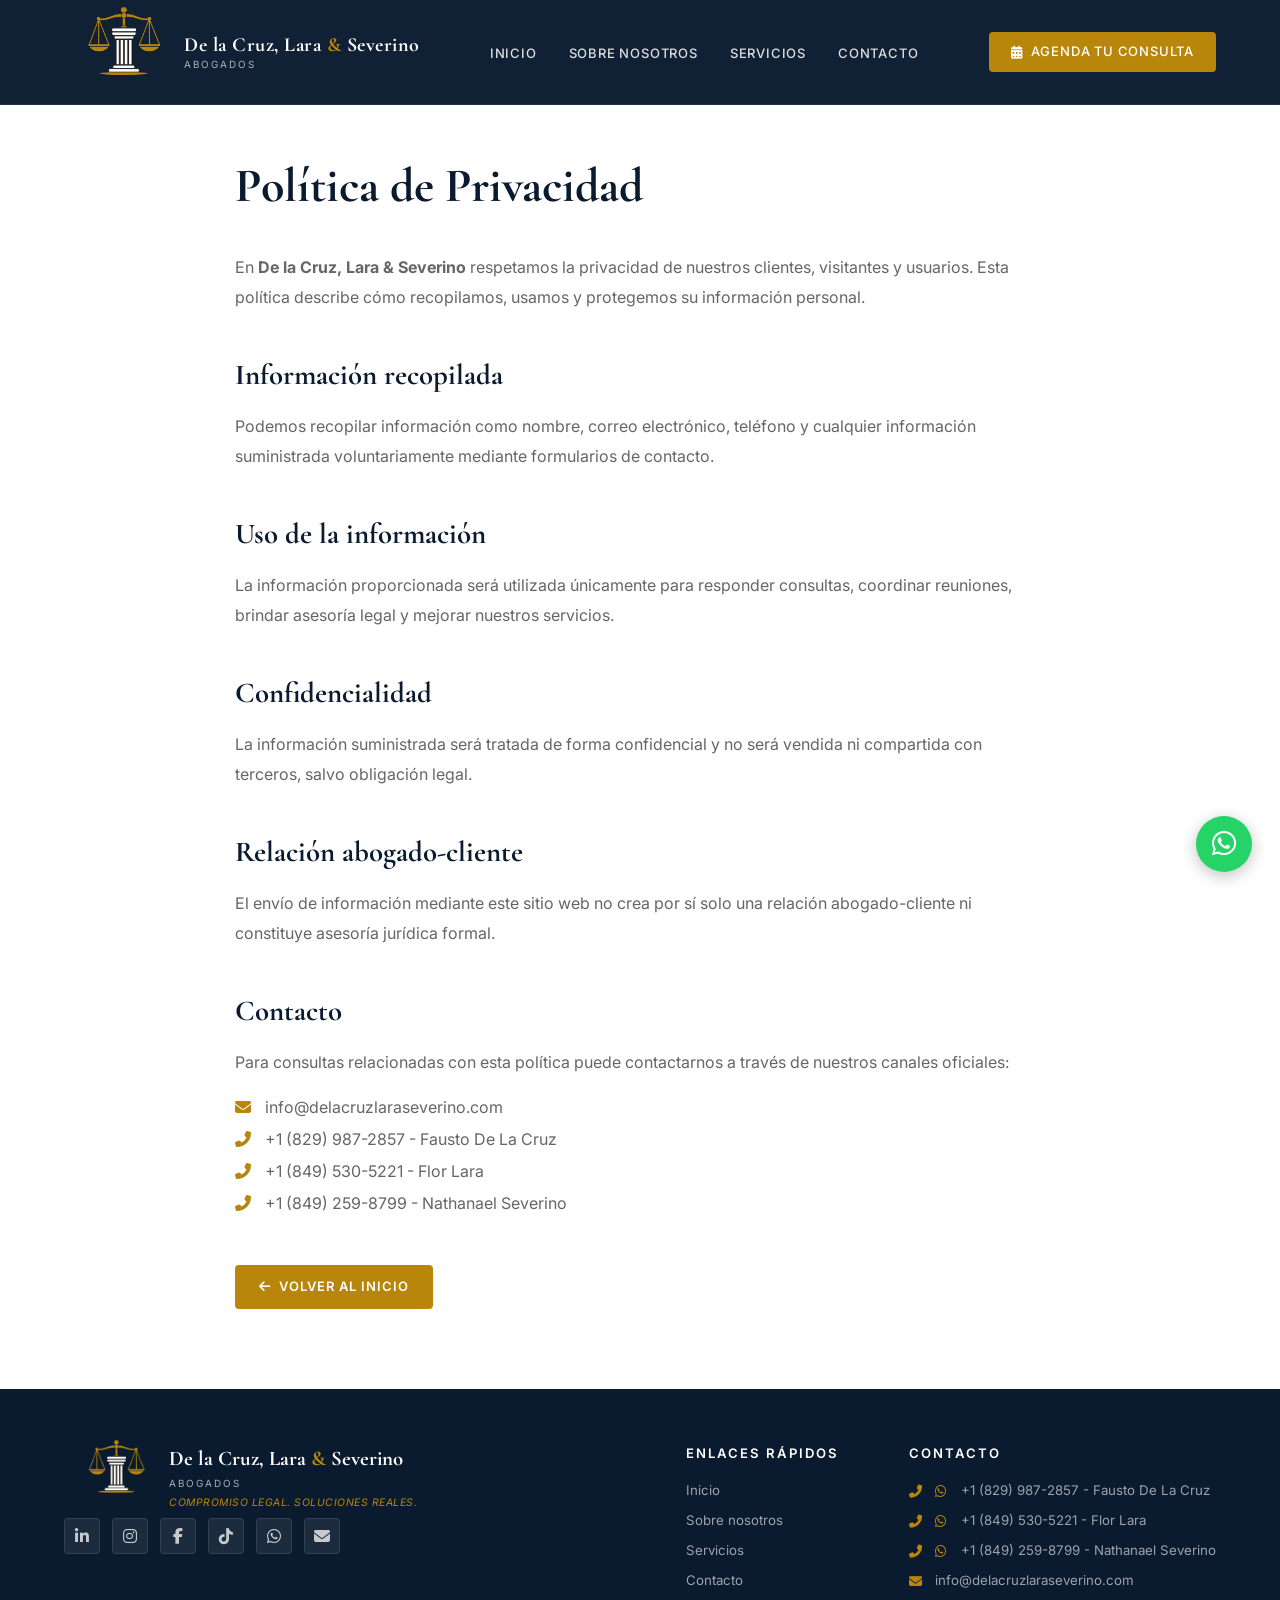
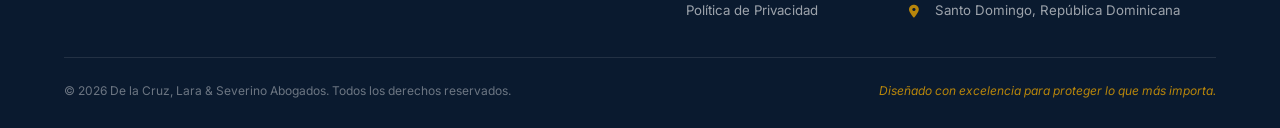
<file: privacy-policy.html>
<!DOCTYPE html>
<html lang="es">
<head>
    <meta charset="UTF-8">
    <meta name="viewport" content="width=device-width, initial-scale=1.0, user-scalable=yes">
    <title>Política de Privacidad | De la Cruz, Lara & Severino Abogados</title>
    <meta name="description" content="Política de privacidad de De la Cruz, Lara & Severino Abogados, Santo Domingo, República Dominicana.">
    <link href="https://fonts.googleapis.com/css2?family=Cormorant+Garamond:wght@400;500;600;700&family=Inter:wght@300;400;500;600;700&display=swap" rel="stylesheet">
    <link rel="stylesheet" href="https://cdnjs.cloudflare.com/ajax/libs/font-awesome/6.5.1/css/all.min.css">
    <link rel="stylesheet" href="css/style.css">
<!-- Google tag (gtag.js) -->
<script async src="https://www.googletagmanager.com/gtag/js?id=AW-18296644394">
</script>
<script>
  window.dataLayer = window.dataLayer || [];
  function gtag(){dataLayer.push(arguments);}
  gtag('js', new Date());

  gtag('config', 'AW-18296644394');
</script>
</head>
<body data-page="privacy">

<div id="site-header"></div>
<main class="legal-page">
    <section class="legal-section">
        <div class="container">

            <h1>Política de Privacidad</h1>

            <p>En <strong>De la Cruz, Lara &amp; Severino</strong> respetamos la privacidad de nuestros clientes, visitantes y usuarios. Esta política describe cómo recopilamos, usamos y protegemos su información personal.</p>

            <h2>Información recopilada</h2>
            <p>Podemos recopilar información como nombre, correo electrónico, teléfono y cualquier información suministrada voluntariamente mediante formularios de contacto.</p>

            <h2>Uso de la información</h2>
            <p>La información proporcionada será utilizada únicamente para responder consultas, coordinar reuniones, brindar asesoría legal y mejorar nuestros servicios.</p>

            <h2>Confidencialidad</h2>
            <p>La información suministrada será tratada de forma confidencial y no será vendida ni compartida con terceros, salvo obligación legal.</p>

            <h2>Relación abogado-cliente</h2>
            <p>El envío de información mediante este sitio web no crea por sí solo una relación abogado-cliente ni constituye asesoría jurídica formal.</p>

            <h2>Contacto</h2>
            <p>Para consultas relacionadas con esta política puede contactarnos a través de nuestros canales oficiales:</p>
            <ul style="list-style:none;padding:0;margin:10px 0 0 0;display:flex;flex-direction:column;gap:8px;color:#666;">
                <li><i class="fas fa-envelope" style="color:#b8860b;margin-right:10px;"></i> info@delacruzlaraseverino.com</li>
                <li><i class="fas fa-phone-alt" style="color:#b8860b;margin-right:10px;"></i> +1 (829) 987-2857 - Fausto De La Cruz</li>
                <li><i class="fas fa-phone-alt" style="color:#b8860b;margin-right:10px;"></i> +1 (849) 530-5221 - Flor Lara</li>
                <li><i class="fas fa-phone-alt" style="color:#b8860b;margin-right:10px;"></i> +1 (849) 259-8799 - Nathanael Severino</li>
            </ul>

            <div style="margin-top:50px;">
                <a href="index.html" style="display:inline-flex;align-items:center;gap:8px;background:#b8860b;color:#fff;padding:12px 24px;border-radius:4px;font-size:13px;font-weight:600;text-transform:uppercase;letter-spacing:1px;">
                    <i class="fas fa-arrow-left"></i> Volver al inicio
                </a>
            </div>

        </div>
    </section>
</main>

<div id="site-footer"></div>
<script src="js/layout.js"></script>
<script src="js/app.js"></script>
</body>
</html>
</file>
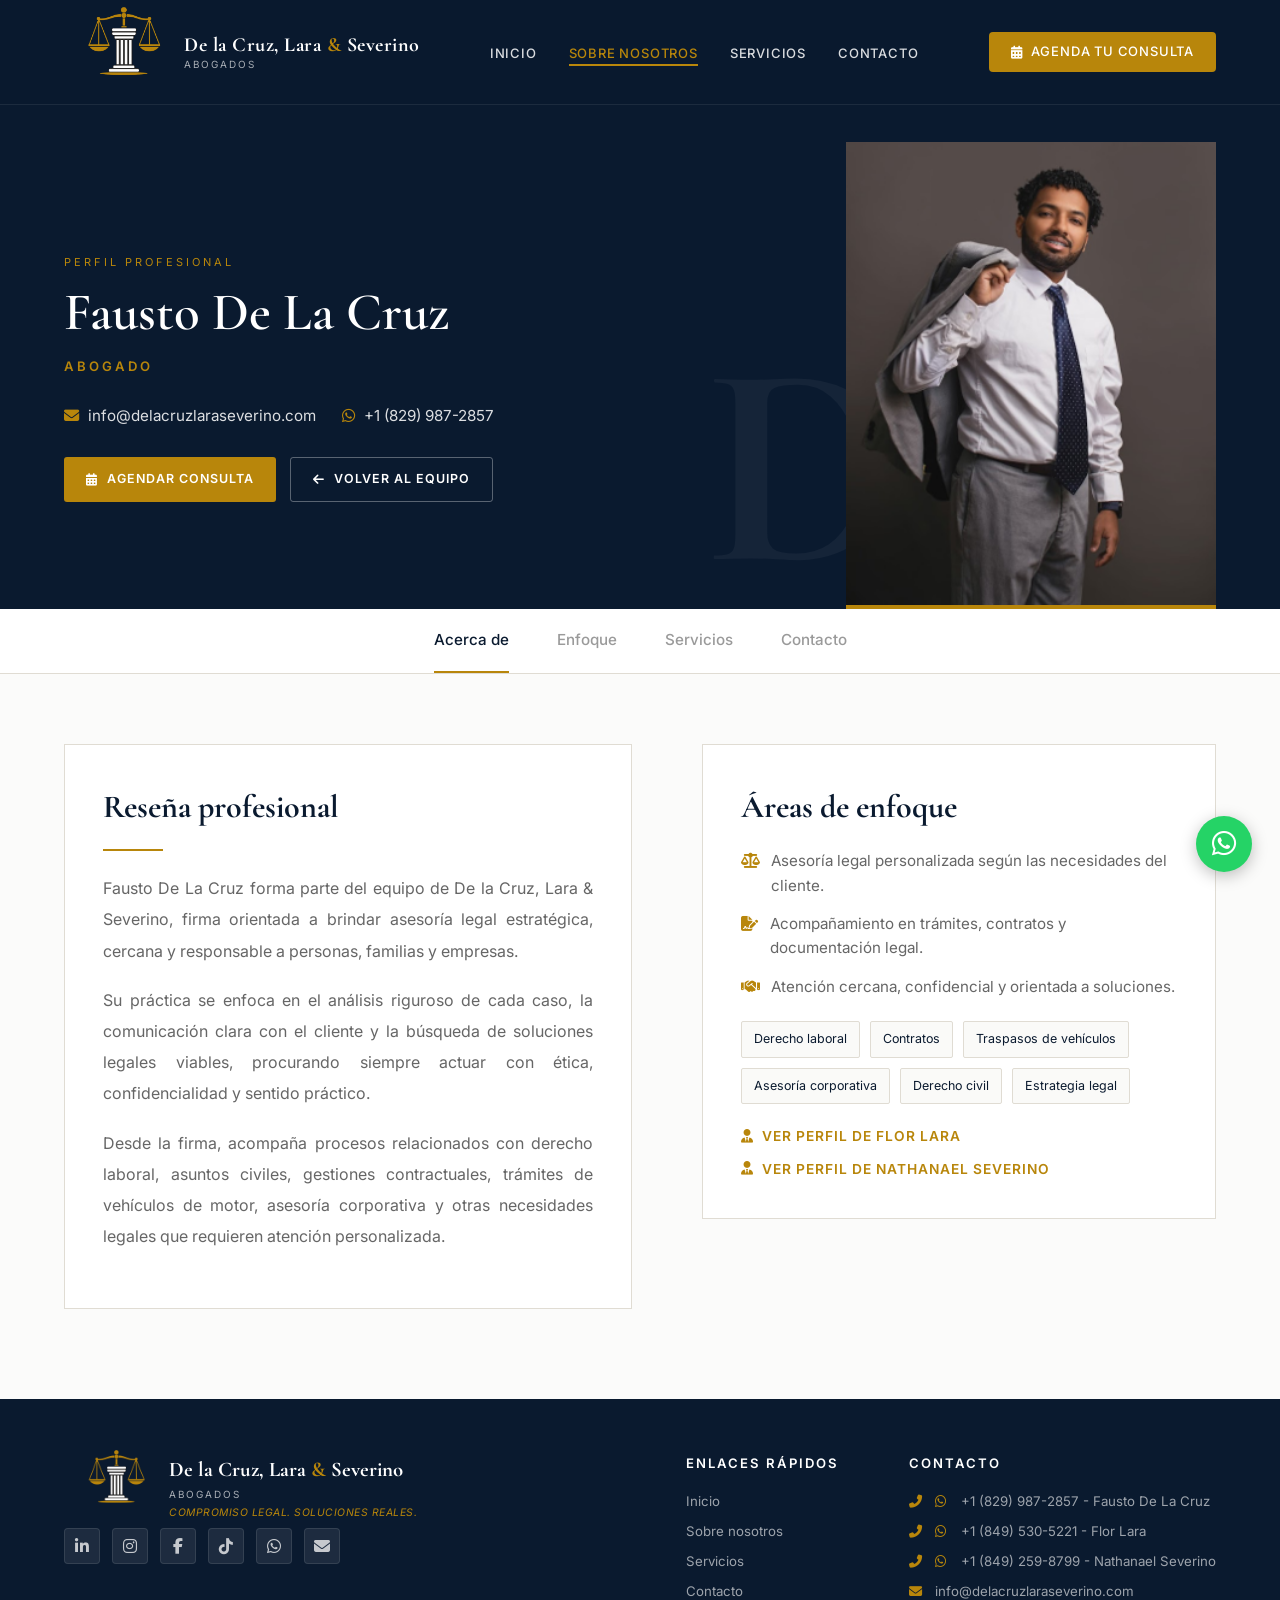
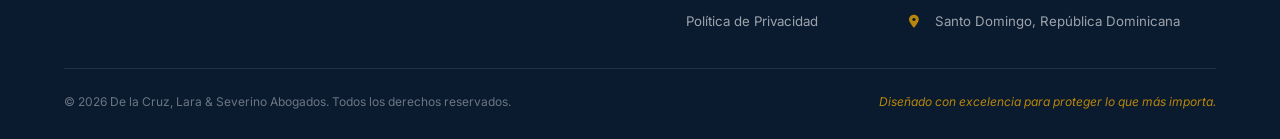
<file: sobre-fausto.html>
<!DOCTYPE html>
<html lang="es">
<head>
    <meta charset="UTF-8">
    <meta name="viewport" content="width=device-width, initial-scale=1.0, user-scalable=yes">
    <title>LIC. FAUSTO DE LA CRUZ | De la Cruz, Lara & Severino</title>
    <meta name="description" content="Perfil profesional de Fausto De La Cruz en De la Cruz, Lara & Severino Abogados.">
    <link href="https://fonts.googleapis.com/css2?family=Cormorant+Garamond:wght@400;500;600;700&family=Inter:wght@300;400;500;600;700&display=swap" rel="stylesheet">
    <link rel="stylesheet" href="https://cdnjs.cloudflare.com/ajax/libs/font-awesome/6.5.1/css/all.min.css">
    <link rel="stylesheet" href="css/style.css">
<!-- Google tag (gtag.js) -->
<script async src="https://www.googletagmanager.com/gtag/js?id=AW-18296644394">
</script>
<script>
  window.dataLayer = window.dataLayer || [];
  function gtag(){dataLayer.push(arguments);}
  gtag('js', new Date());

  gtag('config', 'AW-18296644394');
</script>
</head>
<body data-page="profile" data-active="sobre-nosotros">

<div id="site-header"></div>
<main>
    <section class="profile-hero">
        <div class="container profile-hero-inner">
            <div class="profile-hero-text">
                <span class="section-eyebrow">PERFIL PROFESIONAL</span>
                <h1>Fausto De La Cruz</h1>
                <div class="profile-role">Abogado</div>

                <div class="profile-contact-row">
                    <a href="mailto:info@delacruzlaraseverino.com"><i class="fas fa-envelope"></i> info@delacruzlaraseverino.com</a>
                    <a href="https://wa.me/18299872857" target="_blank"><i class="fab fa-whatsapp"></i> +1 (829) 987-2857</a>
                </div>

                <div class="profile-cta-row">
                    <a href="index.html#contacto" class="profile-cta"><i class="fas fa-calendar-alt"></i> Agendar consulta</a>
                    <a href="index.html#sobre-nosotros" class="profile-cta outline"><i class="fas fa-arrow-left"></i> Volver al equipo</a>
                </div>
            </div>

            <div class="profile-photo-card">
                <img src="images/fausto.png" alt="Fausto De La Cruz">
            </div>
        </div>
    </section>

    <nav class="profile-nav">
        <div class="container profile-nav-inner">
            <a href="#acerca" class="active">Acerca de</a>
            <a href="#enfoque">Enfoque</a>
            <a href="index.html#servicios">Servicios</a>
            <a href="index.html#contacto">Contacto</a>
        </div>
    </nav>

    <section class="profile-content" id="acerca">
        <div class="container profile-content-grid">
            <article class="profile-main-card">
                <h2>Reseña profesional</h2>
                <div class="gold-line-left"></div>
                    <p>Fausto De La Cruz forma parte del equipo de De la Cruz, Lara &amp; Severino, firma orientada a brindar asesoría legal estratégica, cercana y responsable a personas, familias y empresas.</p>
                    <p>Su práctica se enfoca en el análisis riguroso de cada caso, la comunicación clara con el cliente y la búsqueda de soluciones legales viables, procurando siempre actuar con ética, confidencialidad y sentido práctico.</p>
                    <p>Desde la firma, acompaña procesos relacionados con derecho laboral, asuntos civiles, gestiones contractuales, trámites de vehículos de motor, asesoría corporativa y otras necesidades legales que requieren atención personalizada.</p>
            </article>

            <aside class="profile-side-card" id="enfoque">
                <h2>Áreas de enfoque</h2>
                <ul class="profile-info-list">
                    <li><i class="fas fa-scale-balanced"></i> Asesoría legal personalizada según las necesidades del cliente.</li>
                    <li><i class="fas fa-file-signature"></i> Acompañamiento en trámites, contratos y documentación legal.</li>
                    <li><i class="fas fa-handshake"></i> Atención cercana, confidencial y orientada a soluciones.</li>
                </ul>

                <div class="profile-services-tags">
                            <span>Derecho laboral</span>
                            <span>Contratos</span>
                            <span>Traspasos de vehículos</span>
                            <span>Asesoría corporativa</span>
                            <span>Derecho civil</span>
                            <span>Estrategia legal</span>
                </div>

                <div class="profile-next">
                    <a href="sobre-flor.html"><i class="fas fa-user-tie"></i> Ver perfil de Flor Lara</a>
                    <a href="sobre-nathanael.html"><i class="fas fa-user-tie"></i> Ver perfil de Nathanael Severino</a>
                </div>
            </aside>
        </div>
    </section>
</main>

<div id="site-footer"></div>
<script src="js/layout.js"></script>
<script src="js/app.js"></script>
</body>
</html>
</file>
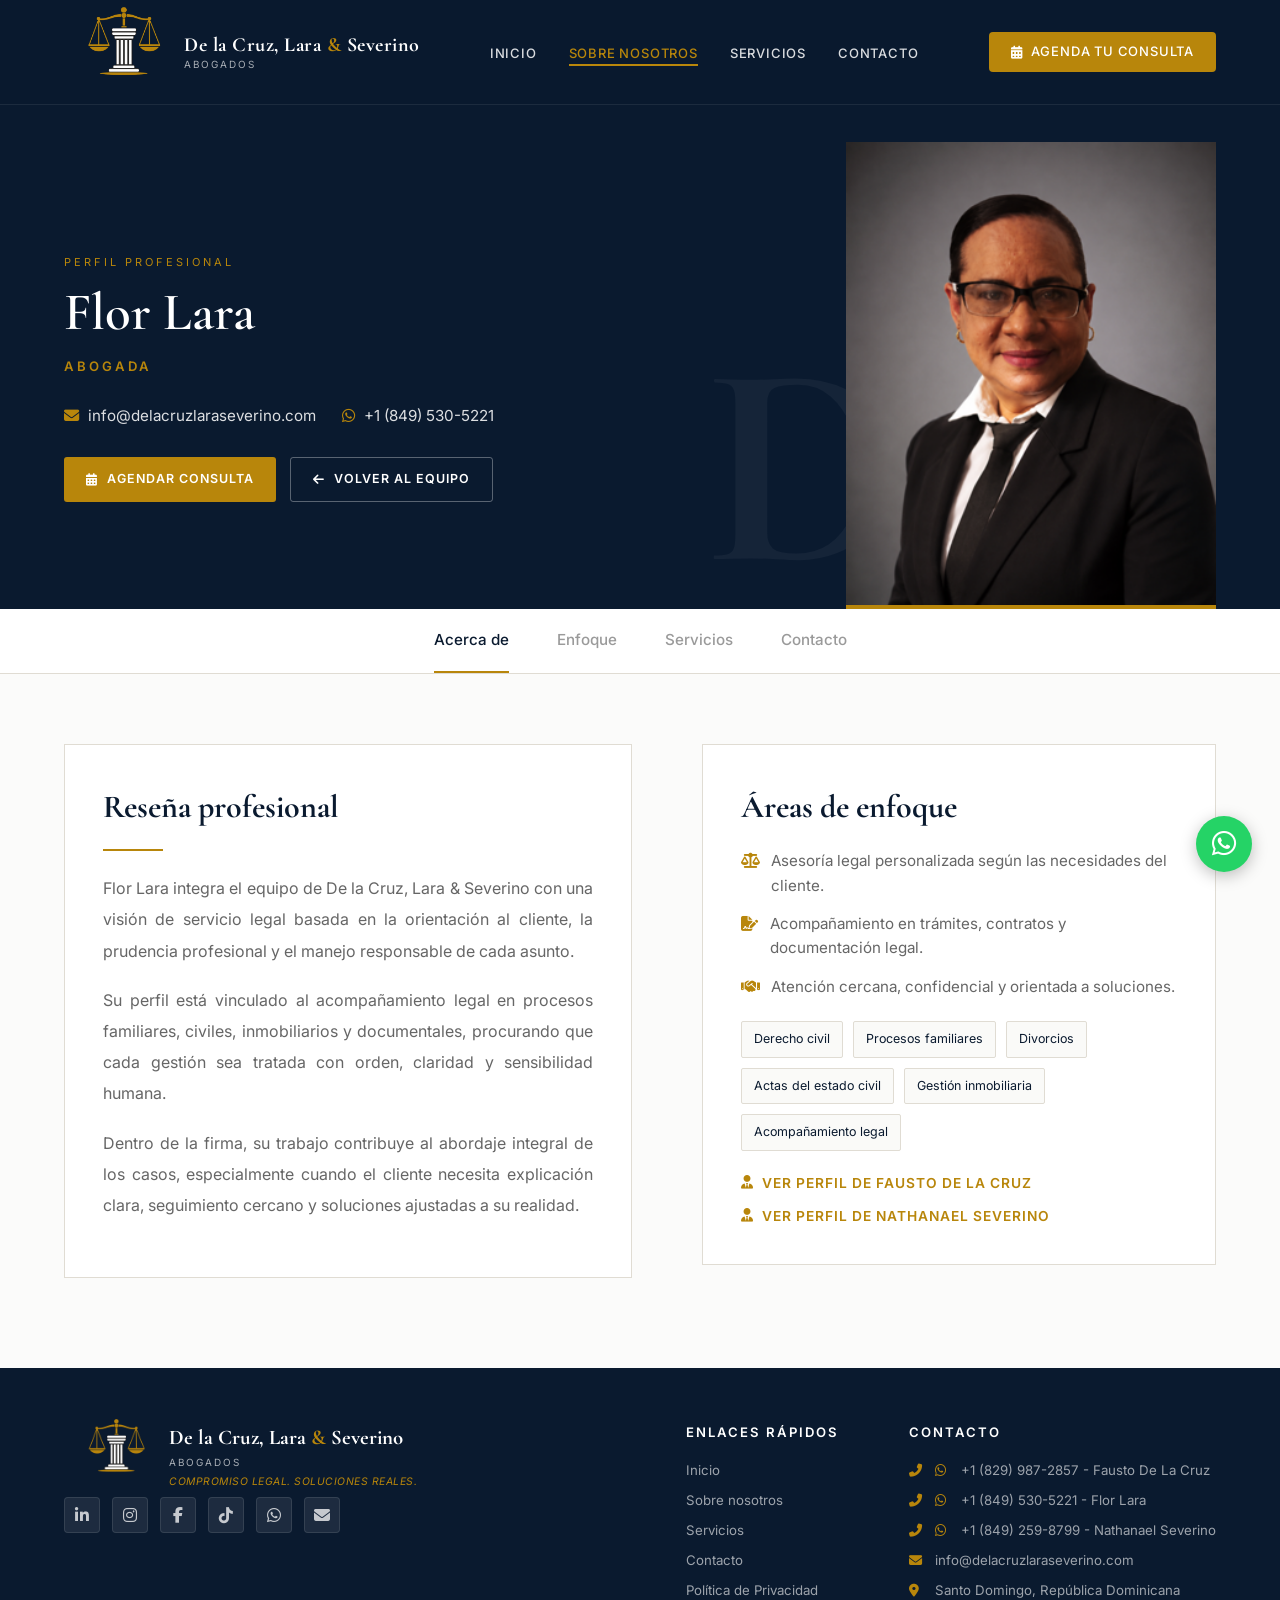
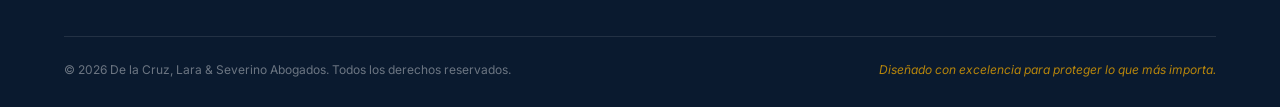
<file: sobre-flor.html>
<!DOCTYPE html>
<html lang="es">
<head>
    <meta charset="UTF-8">
    <meta name="viewport" content="width=device-width, initial-scale=1.0, user-scalable=yes">
    <title>LICDA. FLOR LARA | De la Cruz, Lara & Severino</title>
    <meta name="description" content="Perfil profesional de Flor Lara en De la Cruz, Lara & Severino Abogados.">
    <link href="https://fonts.googleapis.com/css2?family=Cormorant+Garamond:wght@400;500;600;700&family=Inter:wght@300;400;500;600;700&display=swap" rel="stylesheet">
    <link rel="stylesheet" href="https://cdnjs.cloudflare.com/ajax/libs/font-awesome/6.5.1/css/all.min.css">
    <link rel="stylesheet" href="css/style.css">
<!-- Google tag (gtag.js) -->
<script async src="https://www.googletagmanager.com/gtag/js?id=AW-18296644394">
</script>
<script>
  window.dataLayer = window.dataLayer || [];
  function gtag(){dataLayer.push(arguments);}
  gtag('js', new Date());

  gtag('config', 'AW-18296644394');
</script>
</head>
<body data-page="profile" data-active="sobre-nosotros">

<div id="site-header"></div>
<main>
    <section class="profile-hero">
        <div class="container profile-hero-inner">
            <div class="profile-hero-text">
                <span class="section-eyebrow">PERFIL PROFESIONAL</span>
                <h1>Flor Lara</h1>
                <div class="profile-role">Abogada</div>

                <div class="profile-contact-row">
                    <a href="mailto:info@delacruzlaraseverino.com"><i class="fas fa-envelope"></i> info@delacruzlaraseverino.com</a>
                    <a href="https://wa.me/18495305221" target="_blank"><i class="fab fa-whatsapp"></i> +1 (849) 530-5221</a>
                </div>

                <div class="profile-cta-row">
                    <a href="index.html#contacto" class="profile-cta"><i class="fas fa-calendar-alt"></i> Agendar consulta</a>
                    <a href="index.html#sobre-nosotros" class="profile-cta outline"><i class="fas fa-arrow-left"></i> Volver al equipo</a>
                </div>
            </div>

            <div class="profile-photo-card">
                <img src="images/flor.png" alt="Flor Lara">
            </div>
        </div>
    </section>

    <nav class="profile-nav">
        <div class="container profile-nav-inner">
            <a href="#acerca" class="active">Acerca de</a>
            <a href="#enfoque">Enfoque</a>
            <a href="index.html#servicios">Servicios</a>
            <a href="index.html#contacto">Contacto</a>
        </div>
    </nav>

    <section class="profile-content" id="acerca">
        <div class="container profile-content-grid">
            <article class="profile-main-card">
                <h2>Reseña profesional</h2>
                <div class="gold-line-left"></div>
                    <p>Flor Lara integra el equipo de De la Cruz, Lara &amp; Severino con una visión de servicio legal basada en la orientación al cliente, la prudencia profesional y el manejo responsable de cada asunto.</p>
                    <p>Su perfil está vinculado al acompañamiento legal en procesos familiares, civiles, inmobiliarios y documentales, procurando que cada gestión sea tratada con orden, claridad y sensibilidad humana.</p>
                    <p>Dentro de la firma, su trabajo contribuye al abordaje integral de los casos, especialmente cuando el cliente necesita explicación clara, seguimiento cercano y soluciones ajustadas a su realidad.</p>
            </article>

            <aside class="profile-side-card" id="enfoque">
                <h2>Áreas de enfoque</h2>
                <ul class="profile-info-list">
                    <li><i class="fas fa-scale-balanced"></i> Asesoría legal personalizada según las necesidades del cliente.</li>
                    <li><i class="fas fa-file-signature"></i> Acompañamiento en trámites, contratos y documentación legal.</li>
                    <li><i class="fas fa-handshake"></i> Atención cercana, confidencial y orientada a soluciones.</li>
                </ul>

                <div class="profile-services-tags">
                            <span>Derecho civil</span>
                            <span>Procesos familiares</span>
                            <span>Divorcios</span>
                            <span>Actas del estado civil</span>
                            <span>Gestión inmobiliaria</span>
                            <span>Acompañamiento legal</span>
                </div>

                <div class="profile-next">
                    <a href="sobre-fausto.html"><i class="fas fa-user-tie"></i> Ver perfil de Fausto De La Cruz</a>
                    <a href="sobre-nathanael.html"><i class="fas fa-user-tie"></i> Ver perfil de Nathanael Severino</a>
                </div>
            </aside>
        </div>
    </section>
</main>

<div id="site-footer"></div>
<script src="js/layout.js"></script>
<script src="js/app.js"></script>
</body>
</html>
</file>
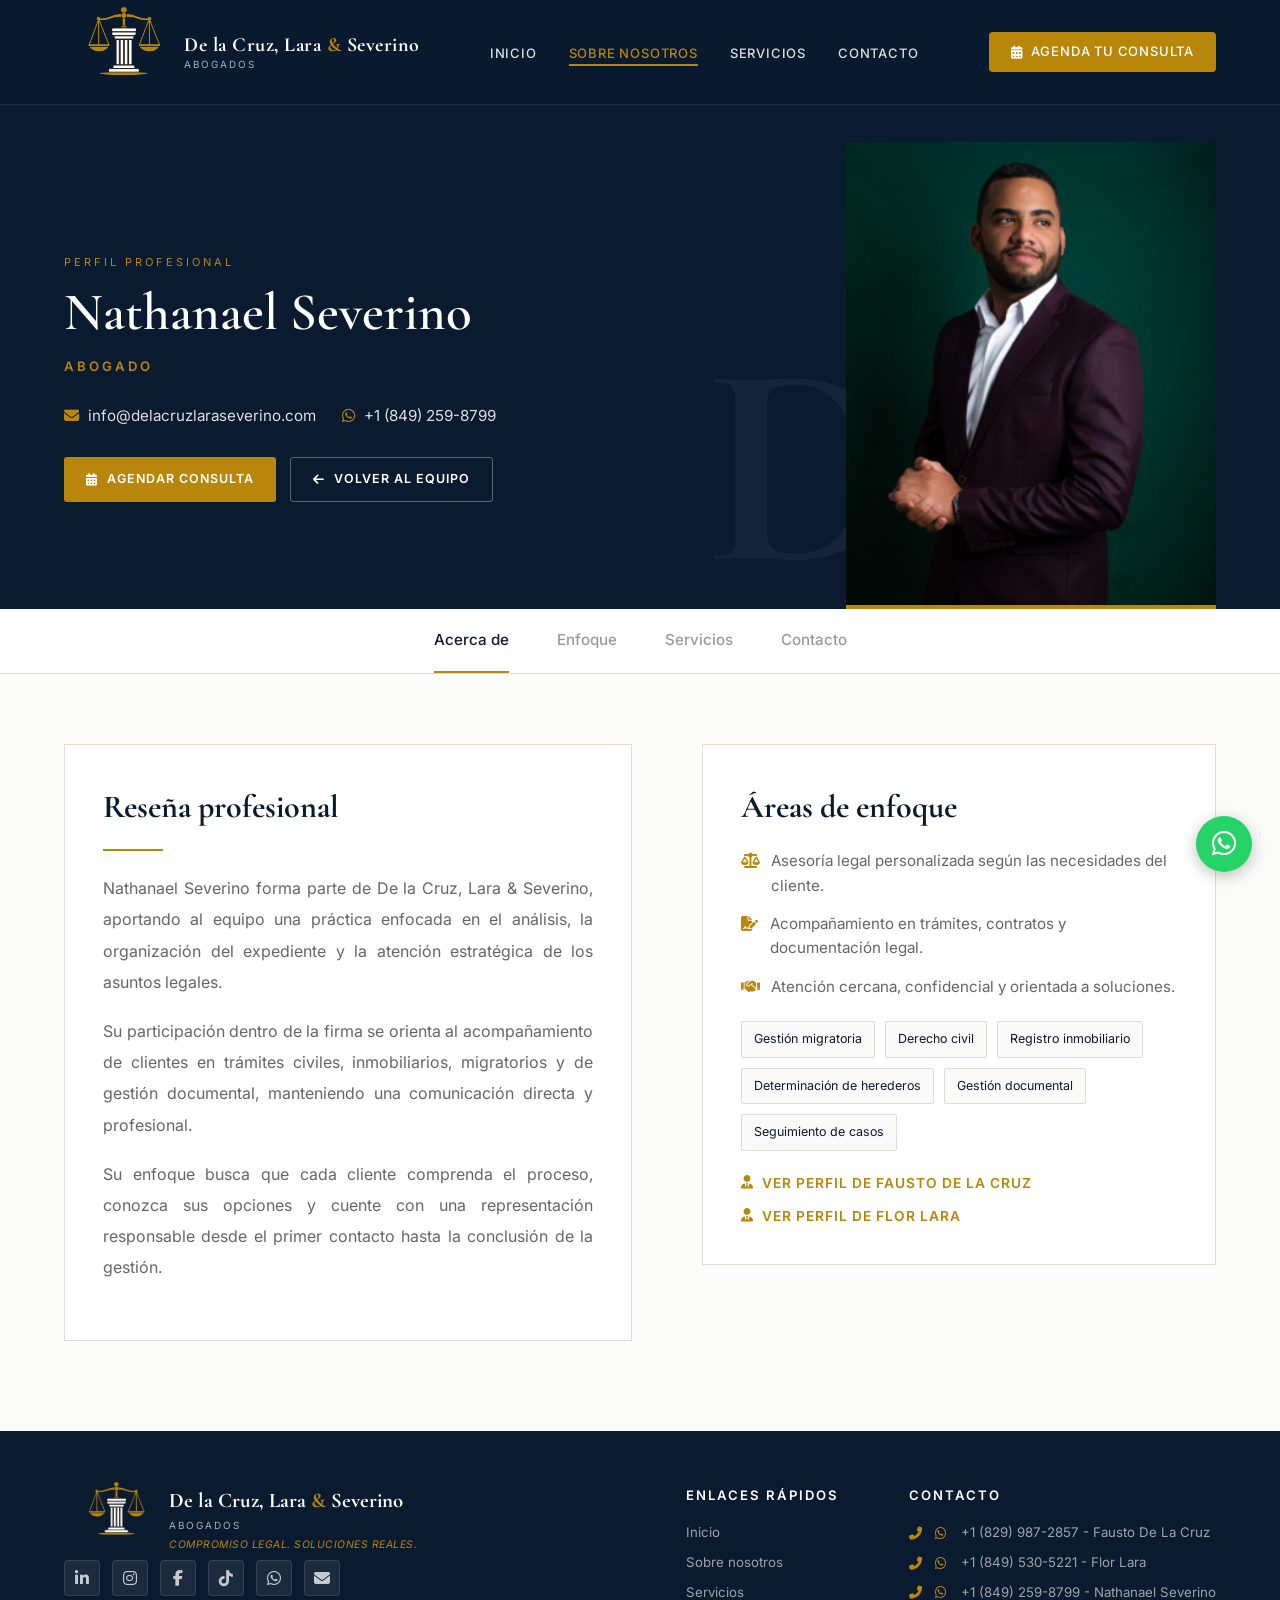
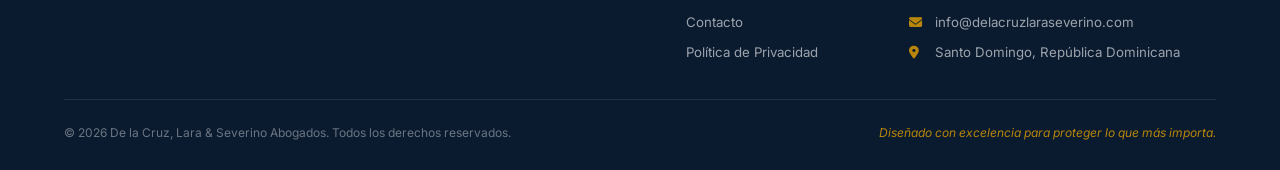
<file: sobre-nathanael.html>
<!DOCTYPE html>
<html lang="es">
<head>
    <meta charset="UTF-8">
    <meta name="viewport" content="width=device-width, initial-scale=1.0, user-scalable=yes">
    <title>LIC. NATHANAEL SEVERINO | De la Cruz, Lara & Severino</title>
    <meta name="description" content="Perfil profesional de Nathanael Severino en De la Cruz, Lara & Severino Abogados.">
    <link href="https://fonts.googleapis.com/css2?family=Cormorant+Garamond:wght@400;500;600;700&family=Inter:wght@300;400;500;600;700&display=swap" rel="stylesheet">
    <link rel="stylesheet" href="https://cdnjs.cloudflare.com/ajax/libs/font-awesome/6.5.1/css/all.min.css">
    <link rel="stylesheet" href="css/style.css">
<!-- Google tag (gtag.js) -->
<script async src="https://www.googletagmanager.com/gtag/js?id=AW-18296644394">
</script>
<script>
  window.dataLayer = window.dataLayer || [];
  function gtag(){dataLayer.push(arguments);}
  gtag('js', new Date());

  gtag('config', 'AW-18296644394');
</script>
</head>
<body data-page="profile" data-active="sobre-nosotros">

<div id="site-header"></div>
<main>
    <section class="profile-hero">
        <div class="container profile-hero-inner">
            <div class="profile-hero-text">
                <span class="section-eyebrow">PERFIL PROFESIONAL</span>
                <h1>Nathanael Severino</h1>
                <div class="profile-role">Abogado</div>

                <div class="profile-contact-row">
                    <a href="mailto:info@delacruzlaraseverino.com"><i class="fas fa-envelope"></i> info@delacruzlaraseverino.com</a>
                    <a href="https://wa.me/18492598799" target="_blank"><i class="fab fa-whatsapp"></i> +1 (849) 259-8799</a>
                </div>

                <div class="profile-cta-row">
                    <a href="index.html#contacto" class="profile-cta"><i class="fas fa-calendar-alt"></i> Agendar consulta</a>
                    <a href="index.html#sobre-nosotros" class="profile-cta outline"><i class="fas fa-arrow-left"></i> Volver al equipo</a>
                </div>
            </div>

            <div class="profile-photo-card">
                <img src="images/nathanael.png" alt="Nathanael Severino">
            </div>
        </div>
    </section>

    <nav class="profile-nav">
        <div class="container profile-nav-inner">
            <a href="#acerca" class="active">Acerca de</a>
            <a href="#enfoque">Enfoque</a>
            <a href="index.html#servicios">Servicios</a>
            <a href="index.html#contacto">Contacto</a>
        </div>
    </nav>

    <section class="profile-content" id="acerca">
        <div class="container profile-content-grid">
            <article class="profile-main-card">
                <h2>Reseña profesional</h2>
                <div class="gold-line-left"></div>
                    <p>Nathanael Severino forma parte de De la Cruz, Lara &amp; Severino, aportando al equipo una práctica enfocada en el análisis, la organización del expediente y la atención estratégica de los asuntos legales.</p>
                    <p>Su participación dentro de la firma se orienta al acompañamiento de clientes en trámites civiles, inmobiliarios, migratorios y de gestión documental, manteniendo una comunicación directa y profesional.</p>
                    <p>Su enfoque busca que cada cliente comprenda el proceso, conozca sus opciones y cuente con una representación responsable desde el primer contacto hasta la conclusión de la gestión.</p>
            </article>

            <aside class="profile-side-card" id="enfoque">
                <h2>Áreas de enfoque</h2>
                <ul class="profile-info-list">
                    <li><i class="fas fa-scale-balanced"></i> Asesoría legal personalizada según las necesidades del cliente.</li>
                    <li><i class="fas fa-file-signature"></i> Acompañamiento en trámites, contratos y documentación legal.</li>
                    <li><i class="fas fa-handshake"></i> Atención cercana, confidencial y orientada a soluciones.</li>
                </ul>

                <div class="profile-services-tags">
                            <span>Gestión migratoria</span>
                            <span>Derecho civil</span>
                            <span>Registro inmobiliario</span>
                            <span>Determinación de herederos</span>
                            <span>Gestión documental</span>
                            <span>Seguimiento de casos</span>
                </div>

                <div class="profile-next">
                    <a href="sobre-fausto.html"><i class="fas fa-user-tie"></i> Ver perfil de Fausto De La Cruz</a>
                    <a href="sobre-flor.html"><i class="fas fa-user-tie"></i> Ver perfil de Flor Lara</a>
                </div>
            </aside>
        </div>
    </section>
</main>

<div id="site-footer"></div>
<script src="js/layout.js"></script>
<script src="js/app.js"></script>
</body>
</html>
</file>
<file: css/style.css>
/* ==========================================
RESET & GLOBAL
========================================== */
* {
    margin: 0;
    padding: 0;
    box-sizing: border-box;
}

html { scroll-behavior: smooth; }

body {
    font-family: 'Inter', sans-serif;
    background: #FFFFFF;
    color: #1a1a1a;
    line-height: 1.5;
}

img { max-width: 100%; display: block; }
a { text-decoration: none; }
ul { list-style: none; }

/* ==========================================
VARIABLES
========================================== */
:root {
    --navy: #0a1a2f;
    --gold: #b8860b;
    --gold-light: #d4a017;
    --cream: #f5f0e8;
    --white: #ffffff;
    --text-dark: #1e1e1e;
    --text-light: #666666;
    --border-light: #e0dcd3;
}

.container {
    width: 90%;
    max-width: 1200px;
    margin: 0 auto;
}

/* ==========================================
HEADER
========================================== */
.header {
    position: fixed;
    top: 0; left: 0;
    width: 100%;
    z-index: 9999;
    background: rgba(10, 26, 47, 0.97);
    backdrop-filter: blur(8px);
    border-bottom: 1px solid rgba(255,255,255,0.08);
    padding: 20px 0;
    transition: all 0.3s ease;
}

.nav-container {
    display: flex;
    align-items: center;
    justify-content: space-between;
    gap: 20px;
}

.logo-area {
    display: flex;
    align-items: center;
    gap:0;
}

.logo-img{
    height: 80px;
    width: auto;
    transform: scale(1.75) translateY(3px);
    transform-origin: center;
    margin-right: 0;
    margin-left: 0;
}

.logo-text {
    display: flex;
    flex-direction: column;
    line-height: 1.2;
}

.logo-firma {
    font-family: 'Cormorant Garamond', serif;
    font-size: 1.25rem;
    font-weight: 700;
    color: #fff;
    letter-spacing: 0.5px;
}

.logo-firma span { color: var(--gold); }

.logo-sub {
    font-size: 0.62rem;
    letter-spacing: 2px;
    color: rgba(255,255,255,0.65);
    margin-top: 2px;
}

.menu {
    display: flex;
    gap: 32px;
}

.menu a {
    color: rgba(255,255,255,0.85);
    font-size: 13px;
    font-weight: 500;
    letter-spacing: 0.8px;
    text-transform: uppercase;
    transition: 0.3s;
    padding-bottom: 3px;
    border-bottom: 2px solid transparent;
}

.menu a:hover,
.menu a.active {
    color: var(--gold);
    border-bottom-color: var(--gold);
}

.btn-header {
    background: var(--gold);
    padding: 10px 22px;
    border-radius: 4px;
    color: white;
    font-weight: 500;
    font-size: 13px;
    text-transform: uppercase;
    letter-spacing: 0.8px;
    transition: 0.3s;
    white-space: nowrap;
    display: flex;
    align-items: center;
    gap: 8px;
}

.btn-header:hover { background: var(--gold-light); }

/* ==========================================
GOLD DECORATORS
========================================== */
.gold-line {
    width: 60px;
    height: 2px;
    background: var(--gold);
    margin: 12px auto 20px;
}

.gold-line-left {
    width: 60px;
    height: 2px;
    background: var(--gold);
    margin: 14px 0 22px;
}

.section-eyebrow {
    display: inline-block;
    color: var(--gold);
    font-size: 11px;
    letter-spacing: 3px;
    text-transform: uppercase;
    margin-bottom: 12px;
}

.section-eyebrow.light { color: var(--gold); }

/* ==========================================
HERO
========================================== */
.hero {
    min-height: 100vh;
    display: flex;
    align-items: center;
    background: linear-gradient(135deg, #0a1a2f 0%, #0d2340 60%, #0a1a2f 100%);
    padding: 100px 0 60px;
    overflow: hidden;
}

.hero-container {
    display: grid;
    grid-template-columns: 1fr 1fr;
    align-items: center;
    gap: 60px;
}

.hero-eyebrow {
    color: var(--gold);
    font-size: 11px;
    letter-spacing: 3px;
    text-transform: uppercase;
    margin-bottom: 20px;
    font-weight: 500;
}

.hero-text h1 {
    font-family: 'Cormorant Garamond', serif;
    font-size: 3.8rem;
    font-weight: 600;
    color: white;
    line-height: 1.15;
    margin-bottom: 22px;
}

.hero-text h1 span { color: var(--gold); }

.hero-desc {
    font-size: 1rem;
    color: rgba(255,255,255,0.75);
    line-height: 1.7;
    margin-bottom: 36px;
    max-width: 480px;
}

.hero-buttons {
    display: flex;
    gap: 16px;
    flex-wrap: wrap;
}

.btn-primary {
    background: var(--gold);
    padding: 13px 28px;
    border-radius: 4px;
    color: white;
    font-weight: 500;
    font-size: 13px;
    text-transform: uppercase;
    letter-spacing: 0.8px;
    transition: 0.3s;
    display: inline-flex;
    align-items: center;
    gap: 8px;
}

.btn-primary:hover {
    background: var(--gold-light);
    transform: translateY(-2px);
}

.btn-secondary {
    background: transparent;
    border: 1.5px solid rgba(255,255,255,0.4);
    padding: 13px 28px;
    border-radius: 4px;
    color: white;
    font-weight: 500;
    font-size: 13px;
    text-transform: uppercase;
    letter-spacing: 0.8px;
    transition: 0.3s;
    display: inline-flex;
    align-items: center;
    gap: 8px;
}

.btn-secondary:hover {
    border-color: var(--gold);
    color: var(--gold);
}

.hero-image {
    display: flex;
    justify-content: flex-end;
    align-items: flex-end;
}

.hero-image img {
    max-height: 75vh;
    object-fit: cover;
    border-radius: 2px;
}

/* ==========================================
SERVICIOS
========================================== */
.services {
    padding: 90px 0;
    background: #fafaf8;
}

.services-header {
    text-align: center;
    max-width: 700px;
    margin: 0 auto 60px;
}

.services-header span {
    display: inline-block;
    color: var(--gold);
    font-family: 'Cormorant Garamond', serif;
    font-size: 2rem;
    font-weight: 600;
    letter-spacing: 4px;
    text-transform: uppercase;
}

.services-header p {
    font-size: 0.95rem;
    color: var(--text-light);
    line-height: 1.7;
}

.services-grid {
    display: grid;
    grid-template-columns: repeat(4, 1fr);
    gap: 0;
    background: white;
    border-top: 1px solid var(--border-light);
    border-left: 1px solid var(--border-light);
}

.service-item {
    text-align: center;
    padding: 36px 20px;
    background: white;
    transition: 0.3s;
    border-right: 1px solid var(--border-light);
    border-bottom: 1px solid var(--border-light);
}

.service-item:hover {
    background: #fffdf7;
}

.service-icon {
    width: 56px;
    height: 56px;
    border: 1px solid var(--gold);
    border-radius: 50%;
    display: flex;
    align-items: center;
    justify-content: center;
    margin: 0 auto 18px;
    transition: 0.3s;
}

.service-item:hover .service-icon {
    background: var(--gold);
}

.service-item:hover .service-icon i {
    color: white;
}

.service-icon i {
    font-size: 1.3rem;
    color: var(--gold);
    transition: 0.3s;
}

.service-item h3 {
    font-family: 'Cormorant Garamond', serif;
    font-size: 1.1rem;
    font-weight: 600;
    color: var(--navy);
    margin-bottom: 10px;
    line-height: 1.3;
}

.service-item p {
    font-size: 0.82rem;
    color: var(--text-light);
    line-height: 1.6;
}

/* ==========================================
SOBRE NOSOTROS
========================================== */
.about {
    padding: 90px 0;
    background: var(--navy);
}

.about-container {
    display: grid;
    grid-template-columns: 1fr 1.6fr;
    gap: 80px;
    align-items: center;
}

.about-left .section-eyebrow { color: var(--gold); }

.about-left h2 {
    font-family: 'Cormorant Garamond', serif;
    font-size: 2.8rem;
    font-weight: 600;
    color: white;
    line-height: 1.2;
}

.about-left p {
    font-size: 0.95rem;
    color: rgba(255,255,255,0.7);
    line-height: 1.8;
    margin-bottom: 14px;
}

.about-team {
    display: grid;
    grid-template-columns: repeat(3, 1fr);
    gap: 20px;
}

.team-member {
    text-align: center;
}

.member-img-wrap {
    overflow: hidden;
    border-bottom: 3px solid var(--gold);
    margin-bottom: 14px;
}

.member-img {
    width: 100%;
    aspect-ratio: 3/4;
    object-fit: cover;
    object-position: top;
    display: block;
    filter: grayscale(10%);
    transition: 0.4s;
}

.team-member:hover .member-img {
    transform: scale(1.03);
    filter: grayscale(0%);
}

.team-member h3 {
    font-family: 'Cormorant Garamond', serif;
    font-size: 1rem;
    font-weight: 700;
    color: white;
    letter-spacing: 0.5px;
    line-height: 1.3;
    margin-bottom: 5px;
}

.team-member p {
    font-size: 0.78rem;
    color: var(--gold);
    text-transform: uppercase;
    letter-spacing: 2px;
    font-weight: 500;
}

/* ==========================================
CONTACTO
========================================== */
.contact {
    padding: 90px 0;
    background: white;
}

.contact-wrapper {
    display: grid;
    grid-template-columns: 1fr 1.5fr;
    gap: 80px;
    align-items: start;
}

.contact-right {
    padding-top: 42px;
}

.contact-left h2 {
    font-family: 'Cormorant Garamond', serif;
    font-size: 2.6rem;
    font-weight: 600;
    color: var(--navy);
    line-height: 1.2;
}

.contact-left > p {
    font-size: 0.95rem;
    color: var(--text-light);
    line-height: 1.7;
    margin-bottom: 30px;
}

.contact-info-list {
    display: flex;
    flex-direction: column;
    gap: 18px;
}

.contact-info-list li {
    display: flex;
    align-items: center;
    gap: 14px;
    font-size: 0.95rem;
    color: var(--text-dark);
}

.contact-info-list i {
    color: var(--gold);
    width: 18px;
    font-size: 1rem;
}

.contact-social {
    display: flex;
    gap: 12px;
    margin-top: 24px;
}

.contact-social a {
    width: 40px;
    height: 40px;
    border: 1px solid var(--border-light);
    border-radius: 4px;
    display: flex;
    align-items: center;
    justify-content: center;
    color: var(--gold);
    font-size: 1.1rem;
    transition: 0.3s;
    background: #fafaf8;
}

.contact-social a:hover {
    background: var(--gold);
    color: white;
    border-color: var(--gold);
}

.contact-form {
    display: flex;
    flex-direction: column;
    gap: 16px;
}

.form-row {
    display: grid;
    grid-template-columns: 1fr 1fr;
    gap: 16px;
}

.contact-form input,
.contact-form textarea {
    width: 100%;
    padding: 13px 16px;
    border: 1px solid var(--border-light);
    font-family: 'Inter', sans-serif;
    font-size: 13.5px;
    color: var(--text-dark);
    background: #fafaf8;
    transition: 0.3s;
    border-radius: 2px;
}

.contact-form input:focus,
.contact-form textarea:focus {
    outline: none;
    border-color: var(--gold);
    background: white;
}

.contact-form button {
    background: var(--gold);
    border: none;
    padding: 14px;
    color: white;
    font-family: 'Inter', sans-serif;
    font-weight: 600;
    text-transform: uppercase;
    letter-spacing: 1px;
    font-size: 13px;
    cursor: pointer;
    transition: 0.3s;
    border-radius: 2px;
    display: flex;
    align-items: center;
    justify-content: center;
    gap: 10px;
}

.contact-form button:hover { background: var(--gold-light); }

.response-note {
    font-size: 11.5px;
    color: var(--text-light);
    text-align: center;
    margin-top: 4px;
}

/* ==========================================
FOOTER
========================================== */
.footer {
    background: var(--navy);
    padding: 55px 0 28px;
}

.footer-top {
    display: flex;
    justify-content: space-between;
    align-items: flex-start;
    flex-wrap: wrap;
    gap: 40px;
    padding-bottom: 36px;
    border-bottom: 1px solid rgba(255,255,255,0.1);
}

.footer-logo-wrap {
    display: flex;
    align-items: center;
    gap: 0px;
}

.footer-logo-img{
    height: 70px;
    width: auto;
    transform: scale(1.55);
    transform-origin: center;
}

.logo-firma-footer {
    font-family: 'Cormorant Garamond', serif;
    font-size: 1.3rem;
    font-weight: 700;
    color: #fff;
    line-height: 1.2;
}

.logo-firma-footer span { color: var(--gold); }

.logo-sub-footer {
    font-size: 0.62rem;
    letter-spacing: 2px;
    color: rgba(255,255,255,0.65);
    margin-top: 4px;
}

.logo-eslogan-footer {
    font-size: 0.65rem;
    color: var(--gold);
    font-style: italic;
    margin-top: 4px;
    letter-spacing: 0.5px;
}

.footer-social {
    display: flex;
    gap: 12px;
    margin-top: 4px;
}

.footer-social a {
    width: 36px;
    height: 36px;
    background: rgba(255,255,255,0.08);
    border-radius: 4px;
    display: flex;
    align-items: center;
    justify-content: center;
    color: rgba(255,255,255,0.75);
    font-size: 1rem;
    transition: 0.3s;
    border: 1px solid rgba(255,255,255,0.1);
}

.footer-social a:hover {
    background: var(--gold);
    color: white;
    border-color: var(--gold);
}

.footer-links {
    display: flex;
    gap: 70px;
    flex-wrap: wrap;
}

.footer-col h4 {
    color: white;
    font-size: 0.82rem;
    font-weight: 600;
    margin-bottom: 18px;
    letter-spacing: 2px;
}

.footer-col ul {
    display: flex;
    flex-direction: column;
    gap: 10px;
}

.footer-col a,
.footer-col li {
    color: rgba(255,255,255,0.6);
    font-size: 0.83rem;
    transition: 0.3s;
    display: flex;
    align-items: center;
    gap: 10px;
}

.footer-col a:hover { color: var(--gold); }

.footer-col i {
    color: var(--gold);
    width: 16px;
    font-size: 0.82rem;
}

.footer-bottom {
    text-align: center;
    padding-top: 24px;
    display: flex;
    justify-content: space-between;
    align-items: center;
    flex-wrap: wrap;
    gap: 10px;
}

.footer-bottom p {
    color: rgba(255,255,255,0.4);
    font-size: 0.75rem;
}

.footer-quote {
    color: var(--gold) !important;
    font-style: italic;
    font-size: 0.75rem !important;
}

/* ==========================================
WHATSAPP
========================================== */
.whatsapp-btn {
    position: fixed;
    bottom: 28px;
    right: 28px;
    width: 56px;
    height: 56px;
    background: #25D366;
    border-radius: 50%;
    display: flex;
    align-items: center;
    justify-content: center;
    color: white;
    font-size: 28px;
    transition: 0.3s;
    z-index: 9999;
    box-shadow: 0 4px 16px rgba(0,0,0,0.25);
}

.whatsapp-btn:hover { transform: scale(1.08); }

/* ==========================================
RESPONSIVE
========================================== */
@media (max-width: 1100px) {
    .services-grid { grid-template-columns: repeat(3, 1fr); }
    .hero-text h1 { font-size: 3.2rem; }
}

@media (max-width: 992px) {
    .hero-container { grid-template-columns: 1fr; }
    .hero-image { display: none; }
    .about-container { grid-template-columns: 1fr; gap: 40px; }
    .contact-wrapper { grid-template-columns: 1fr; gap: 40px; }
    .contact-right { padding-top: 0; }
    .services-grid { grid-template-columns: repeat(2, 1fr); }
    .footer-top { flex-direction: column; }
    .footer-bottom { flex-direction: column; text-align: center; }
}

@media (max-width: 768px) {
    .menu, .btn-header { display: none; }
    .hero-text h1 { font-size: 2.6rem; }
    .about-team { grid-template-columns: repeat(3, 1fr); gap: 12px; }
    .form-row { grid-template-columns: 1fr; }
    .services-grid { grid-template-columns: 1fr 1fr; }
    .footer-links { flex-direction: column; gap: 30px; }
    .about-left h2, .contact-left h2 { font-size: 2rem; }
}

@media (max-width: 480px) {
    .services-grid { grid-template-columns: 1fr; }
    .about-team { grid-template-columns: 1fr; max-width: 200px; margin: 0 auto; }
}

/* PAGINAS LEGALES */

.legal-page{
    padding-top:150px;
    padding-bottom:80px;
    background:#fff;
}

.legal-section{
    max-width:900px;
    margin:0 auto;
}

.legal-section h1{
    font-family:'Cormorant Garamond', serif;
    font-size:3rem;
    color:var(--navy);
    margin-bottom:30px;
}

.legal-section h2{
    font-family:'Cormorant Garamond', serif;
    font-size:1.8rem;
    color:var(--navy);
    margin-top:40px;
    margin-bottom:15px;
}

.legal-section p{
    color:var(--text-light);
    line-height:1.9;
    margin-bottom:18px;
}

/* ==========================================
PERFILES PROFESIONALES
========================================== */
.team-member {
    display: block;
    color: inherit;
    cursor: pointer;
}

.team-member .profile-link {
    display: inline-flex;
    align-items: center;
    justify-content: center;
    gap: 8px;
    margin-top: 10px;
    color: rgba(255,255,255,0.72);
    font-size: 0.72rem;
    text-transform: uppercase;
    letter-spacing: 1.5px;
    transition: 0.3s;
}

.team-member:hover .profile-link {
    color: var(--gold);
}

.profile-hero {
    padding-top: 142px;
    background: var(--navy);
    min-height: 420px;
    display: flex;
    align-items: center;
    overflow: hidden;
    position: relative;
}

.profile-hero::after {
    content: "DLS";
    position: absolute;
    right: 8%;
    bottom: -75px;
    font-family: 'Cormorant Garamond', serif;
    font-size: 18rem;
    font-weight: 700;
    color: rgba(255,255,255,0.045);
    letter-spacing: -12px;
    pointer-events: none;
}

.profile-hero-inner {
    position: relative;
    z-index: 1;
    display: grid;
    grid-template-columns: 0.95fr 1.05fr;
    gap: 70px;
    align-items: center;
}

.profile-hero-text h1 {
    font-family: 'Cormorant Garamond', serif;
    font-size: 3.3rem;
    font-weight: 600;
    color: white;
    line-height: 1.1;
    margin-bottom: 16px;
}

.profile-role {
    color: var(--gold);
    font-size: 0.82rem;
    text-transform: uppercase;
    letter-spacing: 3px;
    font-weight: 600;
    margin-bottom: 28px;
}

.profile-contact-row {
    display: flex;
    flex-wrap: wrap;
    gap: 26px;
    margin-bottom: 30px;
}

.profile-contact-row a,
.profile-contact-row span {
    display: inline-flex;
    align-items: center;
    gap: 9px;
    color: rgba(255,255,255,0.86);
    font-size: 0.95rem;
    transition: 0.3s;
}

.profile-contact-row a:hover {
    color: var(--gold);
}

.profile-contact-row i {
    color: var(--gold);
}

.profile-cta-row {
    display: flex;
    gap: 14px;
    flex-wrap: wrap;
}

.profile-cta {
    display: inline-flex;
    align-items: center;
    gap: 9px;
    background: var(--gold);
    color: white;
    padding: 12px 22px;
    border-radius: 3px;
    text-transform: uppercase;
    font-size: 0.78rem;
    letter-spacing: 1px;
    font-weight: 600;
    transition: 0.3s;
}

.profile-cta:hover {
    background: var(--gold-light);
    transform: translateY(-2px);
}

.profile-cta.outline {
    background: transparent;
    border: 1px solid rgba(255,255,255,0.32);
}

.profile-cta.outline:hover {
    border-color: var(--gold);
    color: var(--gold);
    background: transparent;
}

.profile-photo-card {
    justify-self: end;
    width: min(370px, 100%);
    border-bottom: 4px solid var(--gold);
    position: relative;
}

.profile-photo-card img {
    width: 100%;
    aspect-ratio: 4/5;
    object-fit: cover;
    object-position: top;
}

.profile-nav {
    background: white;
    border-bottom: 1px solid var(--border-light);
    box-shadow: 0 10px 24px rgba(0,0,0,0.04);
}

.profile-nav-inner {
    display: flex;
    justify-content: center;
    gap: 48px;
    flex-wrap: wrap;
}

.profile-nav-inner a {
    color: #9a9a9a;
    padding: 20px 0;
    font-size: 0.95rem;
    font-weight: 500;
    border-bottom: 2px solid transparent;
    transition: 0.3s;
}

.profile-nav-inner a:hover,
.profile-nav-inner a.active {
    color: var(--navy);
    border-bottom-color: var(--gold);
}

.profile-content {
    background: #fbfbfa;
    padding: 70px 0 90px;
}

.profile-content-grid {
    display: grid;
    grid-template-columns: 1.05fr 0.95fr;
    gap: 70px;
    align-items: start;
}

.profile-main-card,
.profile-side-card {
    background: white;
    border: 1px solid var(--border-light);
    padding: 38px;
}

.profile-main-card h2,
.profile-side-card h2 {
    font-family: 'Cormorant Garamond', serif;
    font-size: 2rem;
    color: var(--navy);
    margin-bottom: 18px;
}

.profile-main-card p {
    color: var(--text-light);
    line-height: 1.95;
    margin-bottom: 18px;
    text-align: justify;
}

.profile-info-list {
    display: flex;
    flex-direction: column;
    gap: 14px;
}

.profile-info-list li {
    display: flex;
    align-items: flex-start;
    gap: 12px;
    color: var(--text-light);
    line-height: 1.6;
    font-size: 0.95rem;
}

.profile-info-list i {
    color: var(--gold);
    width: 18px;
    margin-top: 4px;
}

.profile-services-tags {
    display: flex;
    flex-wrap: wrap;
    gap: 10px;
    margin-top: 22px;
}

.profile-services-tags span {
    border: 1px solid var(--border-light);
    color: var(--navy);
    padding: 8px 12px;
    font-size: 0.78rem;
    background: #fafaf8;
    border-radius: 2px;
}

.profile-next {
    margin-top: 22px;
    display: flex;
    gap: 12px;
    flex-wrap: wrap;
}

.profile-next a {
    display: inline-flex;
    align-items: center;
    gap: 8px;
    color: var(--gold);
    font-size: 0.86rem;
    font-weight: 600;
    text-transform: uppercase;
    letter-spacing: 1px;
}

@media (max-width: 992px) {
    .profile-hero-inner,
    .profile-content-grid {
        grid-template-columns: 1fr;
        gap: 40px;
    }

    .profile-photo-card {
        justify-self: start;
        max-width: 300px;
    }

    .profile-hero-text h1 {
        font-size: 2.6rem;
    }

    .profile-hero::after {
        font-size: 10rem;
        right: 2%;
    }
}

@media (max-width: 768px) {
    .profile-hero {
        padding-top: 125px;
        padding-bottom: 55px;
    }

    .profile-contact-row {
        flex-direction: column;
        gap: 12px;
    }

    .profile-nav-inner {
        gap: 22px;
    }

    .profile-main-card,
    .profile-side-card {
        padding: 26px;
    }
}


/* ==========================================
HERO COMO BANNER COMPLETO
========================================== */
/* La imagen deja de comportarse como una foto dentro de una columna
   y pasa a ocupar todo el fondo del hero. */
/* ==========================================
AJUSTE FINAL HERO - IMAGEN MÁS ANCHA
========================================== */

/* ==========================================
HERO FINAL - IMAGEN ANCHA SIN CORTAR ARRIBA
========================================== */

.hero {
    position: relative;
    width: 100%;
    min-height: 100vh;
    display: flex;
    align-items: center;
    padding: 120px 0 70px;
    overflow: hidden;
    background: #0a1a2f;
}

/* Imagen de fondo del hero */
.hero::before {
    content: "";
    position: absolute;
    top: 0;
    right: -70px;
    bottom: 0;
    left: 25%;
    z-index: 0;

    background-image: url("../images/hero-team.png");
    background-repeat: no-repeat;
    background-size: contain;
    background-position: right bottom;

    background-color: #0a1a2f;
}

/* Degradado encima de la imagen para integrar con el azul */
.hero::after {
    content: "";
    position: absolute;
    inset: 0;
    z-index: 1;
    pointer-events: none;

    background:
        linear-gradient(
            90deg,
            rgba(10, 26, 47, 0.98) 0%,
            rgba(10, 26, 47, 0.94) 32%,
            rgba(10, 26, 47, 0.76) 52%,
            rgba(10, 26, 47, 0.36) 100%
        );
}

/* El contenido queda arriba de la imagen */
.hero-container {
    position: relative;
    z-index: 2;
    grid-template-columns: 0.9fr 1.1fr;
}

/* Oculta la imagen normal de la derecha porque ya se usa como fondo */
.hero-image {
    display: none;
}

/* Mantiene el texto legible */
.hero-text {
    max-width: 620px;
}

/* Ajuste responsive */
@media (max-width: 992px) {
    .hero {
        background:
            linear-gradient(
                90deg,
                rgba(10, 26, 47, 0.98) 0%,
                rgba(10, 26, 47, 0.92) 60%,
                rgba(10, 26, 47, 0.75) 100%
            ),
            url("../images/hero-team.png");
        background-size: cover;
        background-position: center right;
    }

    .hero-container {
        grid-template-columns: 1fr;
    }
}

@media (max-width: 600px) {
    .hero {
        background:
            linear-gradient(
                90deg,
                rgba(10, 26, 47, 0.99) 0%,
                rgba(10, 26, 47, 0.95) 100%
            ),
            url("../images/hero-team.png");
        background-size: cover;
        background-position: center;
    }
}
</file>
